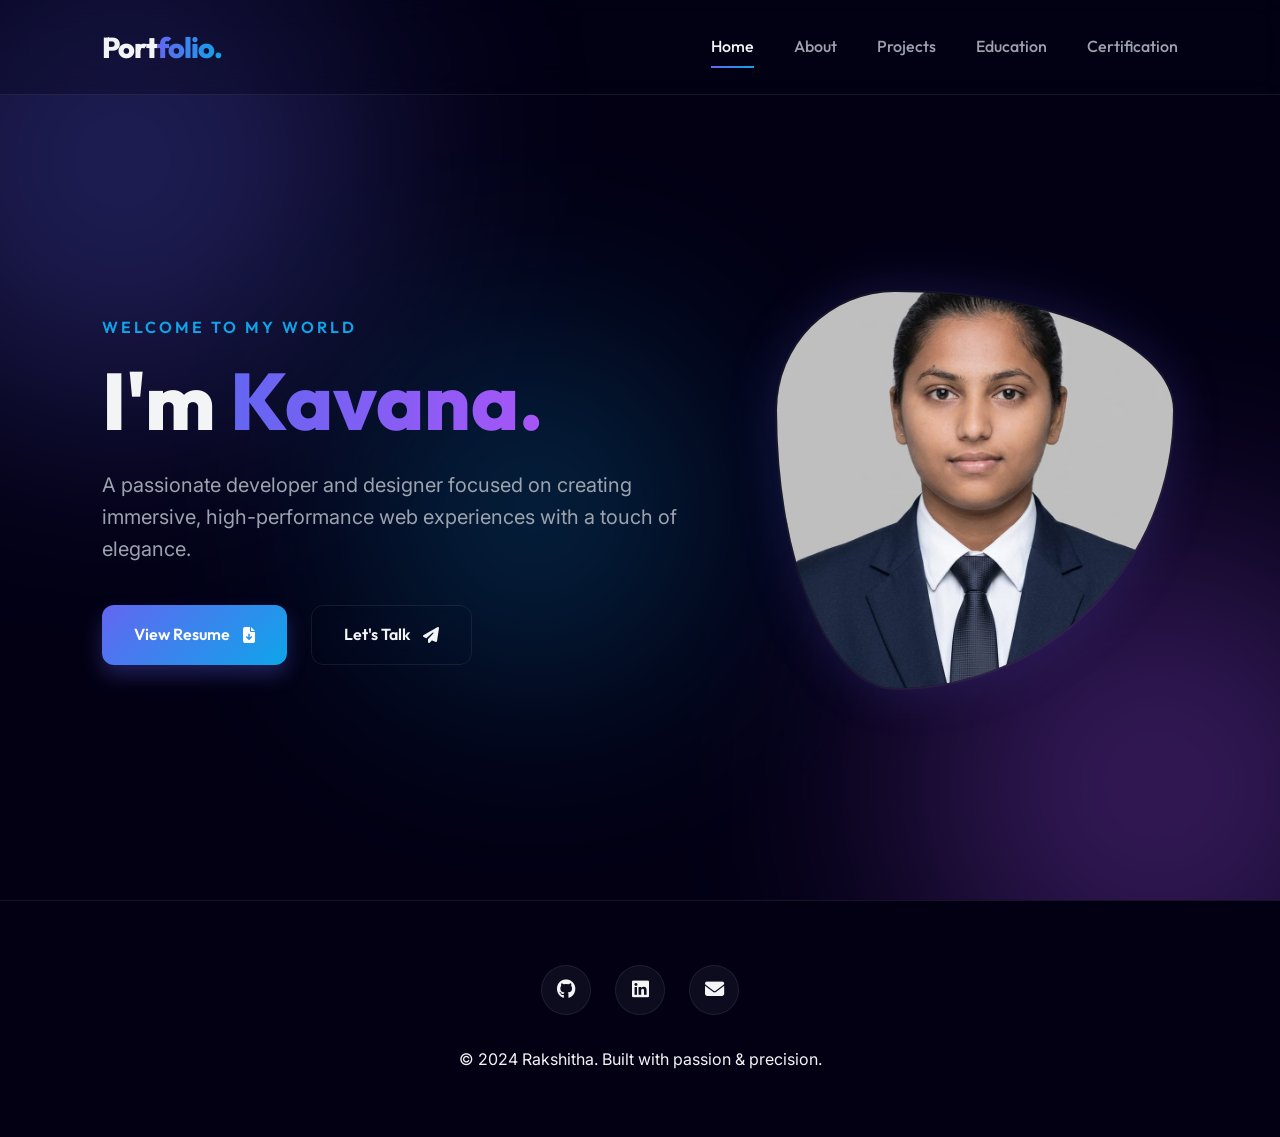
<file: index.html>
<!DOCTYPE html>
<html lang="en">

<head>
    <meta charset="UTF-8">
    <meta name="viewport" content="width=device-width, initial-scale=1.0">
    <title>Kavana| Professional Portfolio</title>
    <!-- Google Fonts -->
    <link
        href="https://fonts.googleapis.com/css2?family=Inter:wght@400;500;600&family=Outfit:wght@600;700;800&display=swap"
        rel="stylesheet">
    <!-- Font Awesome -->
    <link rel="stylesheet" href="https://cdnjs.cloudflare.com/ajax/libs/font-awesome/6.4.0/css/all.min.css">
    <!-- Custom CSS -->
    <link rel="stylesheet" href="css/style.css">
</head>

<body>

    <!-- Animated Background -->
    <div class="bg-blobs">
        <div class="blob blob-1"></div>
        <div class="blob blob-2"></div>
        <div class="blob blob-3"></div>
    </div>

    <!-- Header -->
    <header>
        <a href="index.html" class="logo">Port<span>folio.</span></a>
        <nav>
            <a href="index.html" class="active">Home</a>
            <a href="about.html">About</a>
            <a href="projects.html">Projects</a>
            <a href="education.html">Education</a>
            <a href="certification.html">Certification</a>
        </nav>
        <div class="hamburger">
            <i class="fas fa-bars"></i>
        </div>
    </header>

    <!-- Hero Section -->
    <section class="hero">
        <div class="hero-content reveal">
            <span class="hero-tagline">Welcome to my world</span>
            <h1 class="hero-title">I'm <span>Kavana.</span></h1>
            <p class="hero-desc">A passionate developer and designer focused on creating immersive, high-performance web
                experiences with a touch of elegance.</p>
            <div class="hero-btns">
                <a href="assets/docs/resume.pdf" target="_blank" class="btn btn-primary">
                    View Resume <i class="fas fa-file-download"></i>
                </a>
                <a href="contact.html" class="btn btn-outline">Let's Talk <i class="fas fa-paper-plane"></i></a>
            </div>
        </div>
        <div class="hero-image-container reveal" style="transition-delay: 0.2s;">
            <div class="hero-image-wrapper">
                <img src="assets/images/profile.jpg" alt="Rakshitha's Portrait">
            </div>
        </div>
    </section>

    <!-- Footer -->
    <footer>
        <div class="footer-socials">
            <a href="#" class="social-link"><i class="fab fa-github"></i></a>
            <a href="#" class="social-link"><i class="fab fa-linkedin"></i></a>
            <a href="mailto:rakshitha@example.com" class="social-link"><i class="fas fa-envelope"></i></a>
        </div>
        <p>&copy; 2024 Rakshitha. Built with passion & precision.</p>
    </footer>

    <!-- Custom JS -->
    <script src="js/main.js"></script>
</body>

</html>
</file>
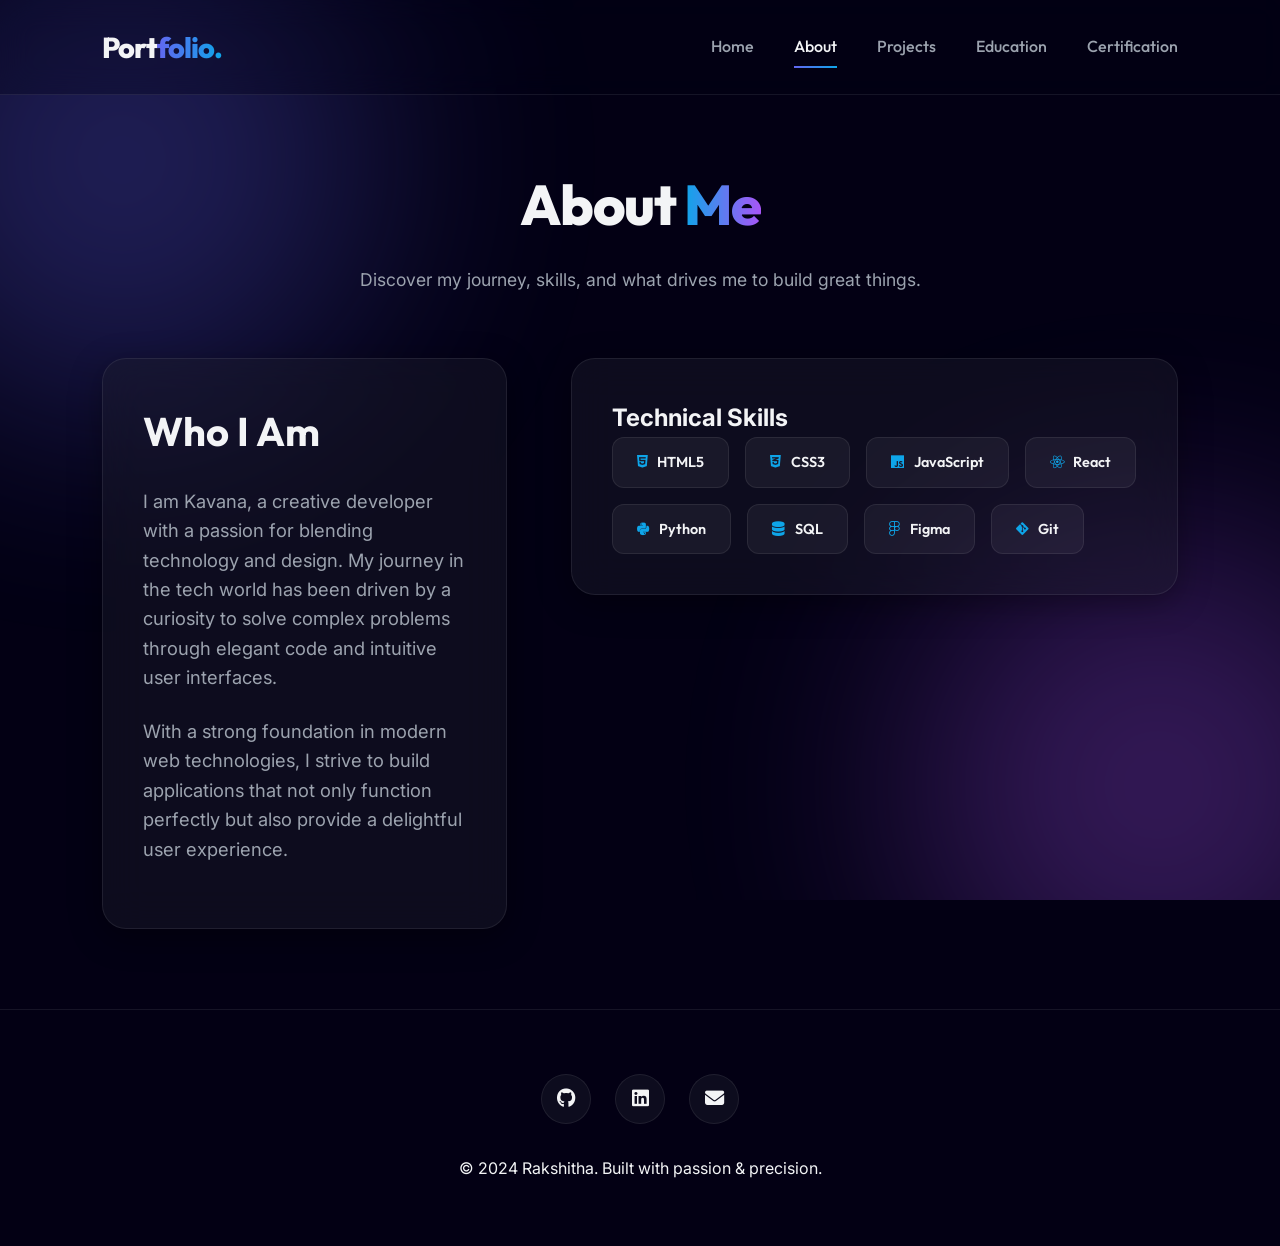
<file: about.html>
<!DOCTYPE html>
<html lang="en">

<head>
    <meta charset="UTF-8">
    <meta name="viewport" content="width=device-width, initial-scale=1.0">
    <title>About Me | Rakshitha</title>
    <link
        href="https://fonts.googleapis.com/css2?family=Inter:wght@400;500;600&family=Outfit:wght@600;700;800&display=swap"
        rel="stylesheet">
    <link rel="stylesheet" href="https://cdnjs.cloudflare.com/ajax/libs/font-awesome/6.4.0/css/all.min.css">
    <link rel="stylesheet" href="css/style.css">
</head>

<body>
    <div class="bg-blobs">
        <div class="blob blob-1"></div>
        <div class="blob blob-2"></div>
    </div>

    <header>
        <a href="index.html" class="logo">Port<span>folio.</span></a>
        <nav>
            <a href="index.html">Home</a>
            <a href="about.html" class="active">About</a>
            <a href="projects.html">Projects</a>
            <a href="education.html">Education</a>
            <a href="certification.html">Certification</a>
        </nav>
        <div class="hamburger">
            <i class="fas fa-bars"></i>
        </div>
    </header>

    <section class="about">
        <div class="section-header reveal">
            <h1 class="section-title">About <span>Me</span></h1>
            <p class="section-subtitle">Discover my journey, skills, and what drives me to build great things.</p>
        </div>

        <div class="about-grid">
            <div class="about-info reveal">
                <div class="glass-card">
                    <h2>Who I Am</h2>
                    <p>I am Kavana, a creative developer with a passion for blending technology and design. My journey
                        in the tech world has been driven by a curiosity to solve complex problems through elegant code
                        and intuitive user interfaces.</p>
                    <p>With a strong foundation in modern web technologies, I strive to build applications that not only
                        function perfectly but also provide a delightful user experience.</p>
                </div>
            </div>

            <div class="about-skills reveal" style="transition-delay: 0.2s;">
                <div class="glass-card">
                    <h2>Technical Skills</h2>
                    <div class="skills-grid">
                        <div class="skill-tag"><i class="fab fa-html5"></i> HTML5</div>
                        <div class="skill-tag"><i class="fab fa-css3-alt"></i> CSS3</div>
                        <div class="skill-tag"><i class="fab fa-js"></i> JavaScript</div>
                        <div class="skill-tag"><i class="fab fa-react"></i> React</div>
                        <div class="skill-tag"><i class="fab fa-python"></i> Python</div>
                        <div class="skill-tag"><i class="fas fa-database"></i> SQL</div>
                        <div class="skill-tag"><i class="fab fa-figma"></i> Figma</div>
                        <div class="skill-tag"><i class="fab fa-git-alt"></i> Git</div>
                    </div>
                </div>
            </div>
        </div>
    </section>

    <footer>
        <div class="footer-socials">
            <a href="#" class="social-link"><i class="fab fa-github"></i></a>
            <a href="#" class="social-link"><i class="fab fa-linkedin"></i></a>
            <a href="mailto:rakshitha@example.com" class="social-link"><i class="fas fa-envelope"></i></a>
        </div>
        <p>&copy; 2024 Rakshitha. Built with passion & precision.</p>
    </footer>

    <script src="js/main.js"></script>
</body>

</html>
</file>
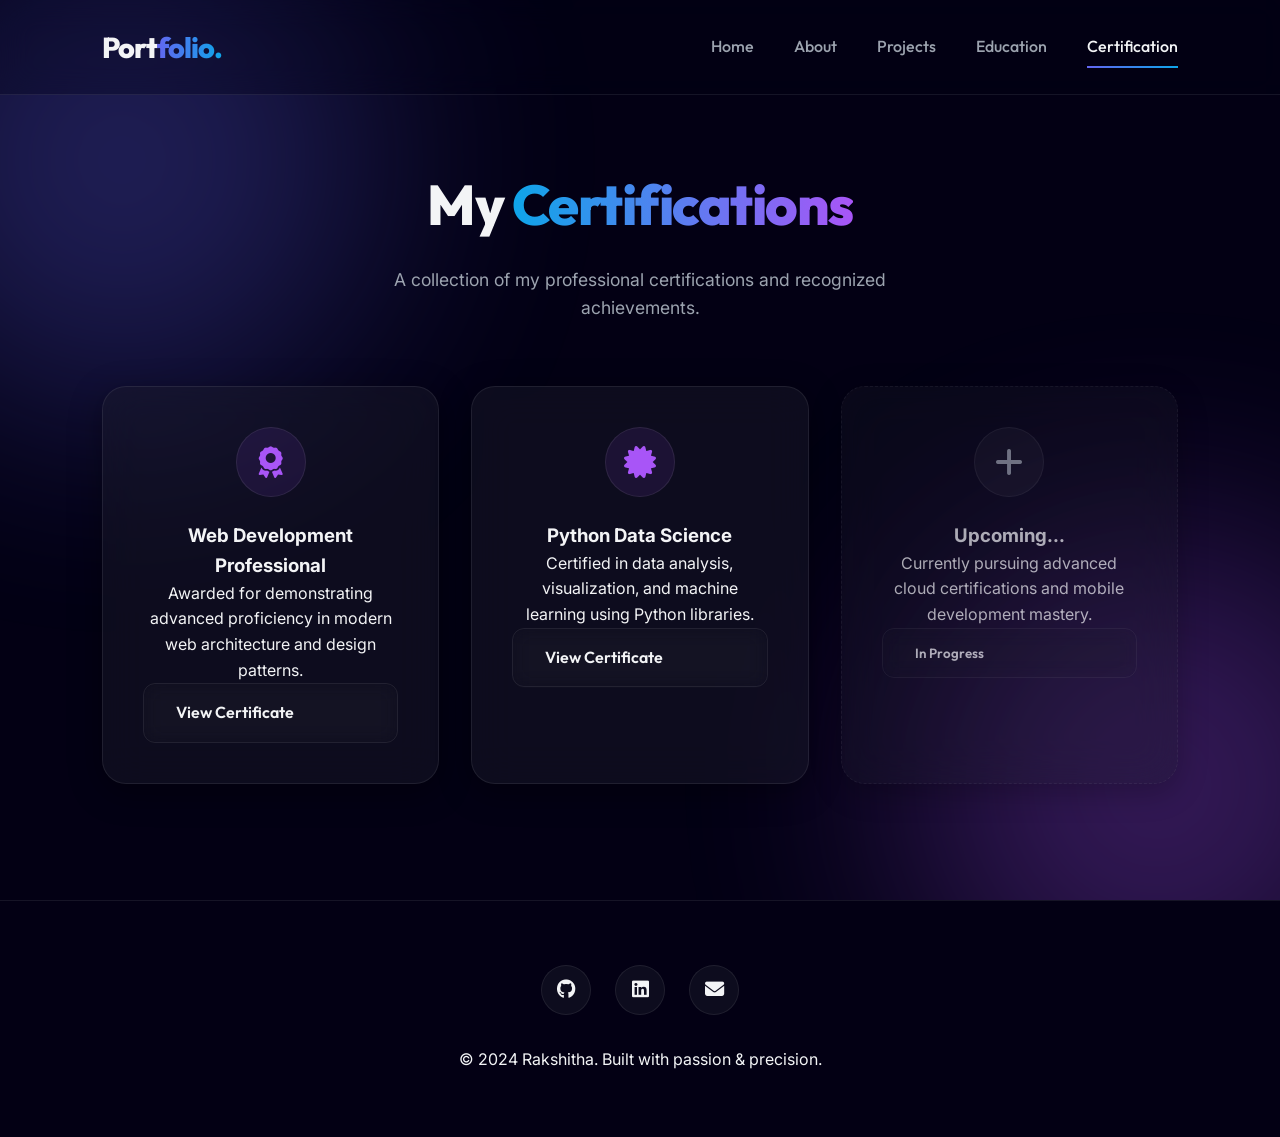
<file: certification.html>
<!DOCTYPE html>
<html lang="en">
<head>
    <meta charset="UTF-8">
    <meta name="viewport" content="width=device-width, initial-scale=1.0">
    <title>Certifications | Rakshitha</title>
    <link href="https://fonts.googleapis.com/css2?family=Inter:wght@400;500;600&family=Outfit:wght@600;700;800&display=swap" rel="stylesheet">
    <link rel="stylesheet" href="https://cdnjs.cloudflare.com/ajax/libs/font-awesome/6.4.0/css/all.min.css">
    <link rel="stylesheet" href="css/style.css">
</head>
<body>
    <div class="bg-blobs">
        <div class="blob blob-1"></div>
        <div class="blob blob-2"></div>
    </div>

    <header>
        <a href="index.html" class="logo">Port<span>folio.</span></a>
        <nav>
            <a href="index.html">Home</a>
            <a href="about.html">About</a>
            <a href="projects.html">Projects</a>
            <a href="education.html">Education</a>
            <a href="certification.html" class="active">Certification</a>
        </nav>
        <div class="hamburger">
            <i class="fas fa-bars"></i>
        </div>
    </header>

    <section class="certification">
        <div class="section-header reveal">
            <h1 class="section-title">My <span>Certifications</span></h1>
            <p class="section-subtitle">A collection of my professional certifications and recognized achievements.</p>
        </div>

        <div class="cert-grid">
            <!-- Cert 1 -->
            <div class="glass-card cert-card reveal">
                <div class="cert-icon">
                    <i class="fas fa-award"></i>
                </div>
                <h3>Web Development Professional</h3>
                <p>Awarded for demonstrating advanced proficiency in modern web architecture and design patterns.</p>
                <a href="assets/docs/cert1.pdf" target="_blank" class="btn btn-outline" style="width: 100%;">View Certificate</a>
            </div>

            <!-- Cert 2 -->
            <div class="glass-card cert-card reveal" style="transition-delay: 0.1s;">
                <div class="cert-icon">
                    <i class="fas fa-certificate"></i>
                </div>
                <h3>Python Data Science</h3>
                <p>Certified in data analysis, visualization, and machine learning using Python libraries.</p>
                <a href="assets/docs/cert2.pdf" target="_blank" class="btn btn-outline" style="width: 100%;">View Certificate</a>
            </div>

            <!-- More to come -->
            <div class="glass-card cert-card reveal" style="transition-delay: 0.2s; border-style: dashed; opacity: 0.7;">
                <div class="cert-icon" style="background: rgba(255,255,255,0.05); color: var(--text-muted);">
                    <i class="fas fa-plus"></i>
                </div>
                <h3>Upcoming...</h3>
                <p>Currently pursuing advanced cloud certifications and mobile development mastery.</p>
                <button class="btn btn-outline" disabled style="width: 100%; cursor: default;">In Progress</button>
            </div>
        </div>
    </section>

    <footer>
        <div class="footer-socials">
            <a href="#" class="social-link"><i class="fab fa-github"></i></a>
            <a href="#" class="social-link"><i class="fab fa-linkedin"></i></a>
            <a href="mailto:rakshitha@example.com" class="social-link"><i class="fas fa-envelope"></i></a>
        </div>
        <p>&copy; 2024 Rakshitha. Built with passion & precision.</p>
    </footer>

    <script src="js/main.js"></script>
</body>
</html>
</file>
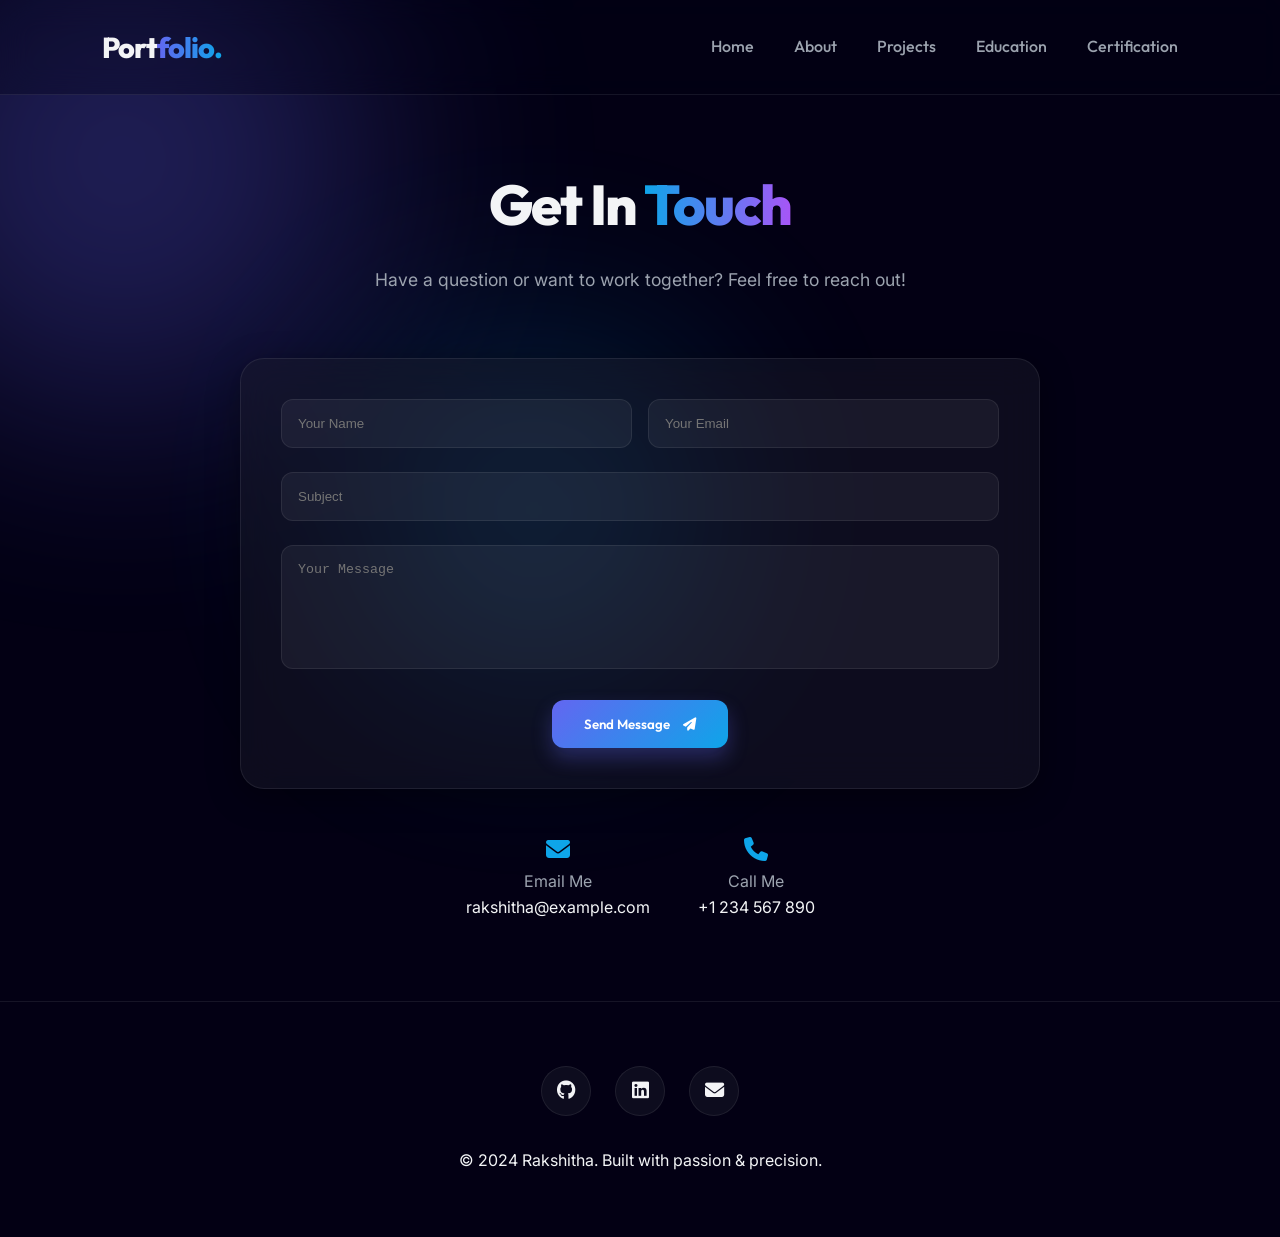
<file: contact.html>
<!DOCTYPE html>
<html lang="en">
<head>
    <meta charset="UTF-8">
    <meta name="viewport" content="width=device-width, initial-scale=1.0">
    <title>Contact Me | Rakshitha</title>
    <link href="https://fonts.googleapis.com/css2?family=Inter:wght@400;500;600&family=Outfit:wght@600;700;800&display=swap" rel="stylesheet">
    <link rel="stylesheet" href="https://cdnjs.cloudflare.com/ajax/libs/font-awesome/6.4.0/css/all.min.css">
    <link rel="stylesheet" href="css/style.css">
</head>
<body>
    <div class="bg-blobs">
        <div class="blob blob-1"></div>
        <div class="blob blob-3"></div>
    </div>

    <header>
        <a href="index.html" class="logo">Port<span>folio.</span></a>
        <nav>
            <a href="index.html">Home</a>
            <a href="about.html">About</a>
            <a href="projects.html">Projects</a>
            <a href="education.html">Education</a>
            <a href="certification.html">Certification</a>
        </nav>
        <div class="hamburger">
            <i class="fas fa-bars"></i>
        </div>
    </header>

    <section class="contact">
        <div class="section-header reveal">
            <h1 class="section-title">Get In <span>Touch</span></h1>
            <p class="section-subtitle">Have a question or want to work together? Feel free to reach out!</p>
        </div>

        <div style="max-width: 800px; margin: 0 auto;">
            <div class="glass-card reveal">
                <form action="#" class="contact-form" style="display: flex; flex-direction: column; gap: 1.5rem;">
                    <div style="display: grid; grid-template-columns: 1fr 1fr; gap: 1rem;">
                        <div class="input-group">
                            <input type="text" placeholder="Your Name" required style="width: 100%; padding: 1rem; background: rgba(255,255,255,0.05); border: 1px solid var(--glass-border); border-radius: 12px; color: white;">
                        </div>
                        <div class="input-group">
                            <input type="email" placeholder="Your Email" required style="width: 100%; padding: 1rem; background: rgba(255,255,255,0.05); border: 1px solid var(--glass-border); border-radius: 12px; color: white;">
                        </div>
                    </div>
                    <div class="input-group">
                        <input type="text" placeholder="Subject" style="width: 100%; padding: 1rem; background: rgba(255,255,255,0.05); border: 1px solid var(--glass-border); border-radius: 12px; color: white;">
                    </div>
                    <div class="input-group">
                        <textarea rows="6" placeholder="Your Message" required style="width: 100%; padding: 1rem; background: rgba(255,255,255,0.05); border: 1px solid var(--glass-border); border-radius: 12px; color: white; resize: none;"></textarea>
                    </div>
                    <button type="submit" class="btn btn-primary" style="width: fit-content; align-self: center;">Send Message <i class="fas fa-paper-plane"></i></button>
                </form>
            </div>
            
            <div class="reveal" style="margin-top: 3rem; display: flex; justify-content: center; gap: 3rem; flex-wrap: wrap;">
                <div style="text-align: center;">
                    <i class="fas fa-envelope" style="font-size: 1.5rem; color: var(--accent-secondary); margin-bottom: 0.5rem;"></i>
                    <p style="color: var(--text-muted);">Email Me</p>
                    <a href="mailto:rakshitha@example.com" style="color: var(--text-main); text-decoration: none;">rakshitha@example.com</a>
                </div>
                <div style="text-align: center;">
                    <i class="fas fa-phone" style="font-size: 1.5rem; color: var(--accent-secondary); margin-bottom: 0.5rem;"></i>
                    <p style="color: var(--text-muted);">Call Me</p>
                    <a href="tel:+1234567890" style="color: var(--text-main); text-decoration: none;">+1 234 567 890</a>
                </div>
            </div>
        </div>
    </section>

    <footer>
        <div class="footer-socials">
            <a href="#" class="social-link"><i class="fab fa-github"></i></a>
            <a href="#" class="social-link"><i class="fab fa-linkedin"></i></a>
            <a href="mailto:rakshitha@example.com" class="social-link"><i class="fas fa-envelope"></i></a>
        </div>
        <p>&copy; 2024 Rakshitha. Built with passion & precision.</p>
    </footer>

    <script src="js/main.js"></script>
</body>
</html>
</file>
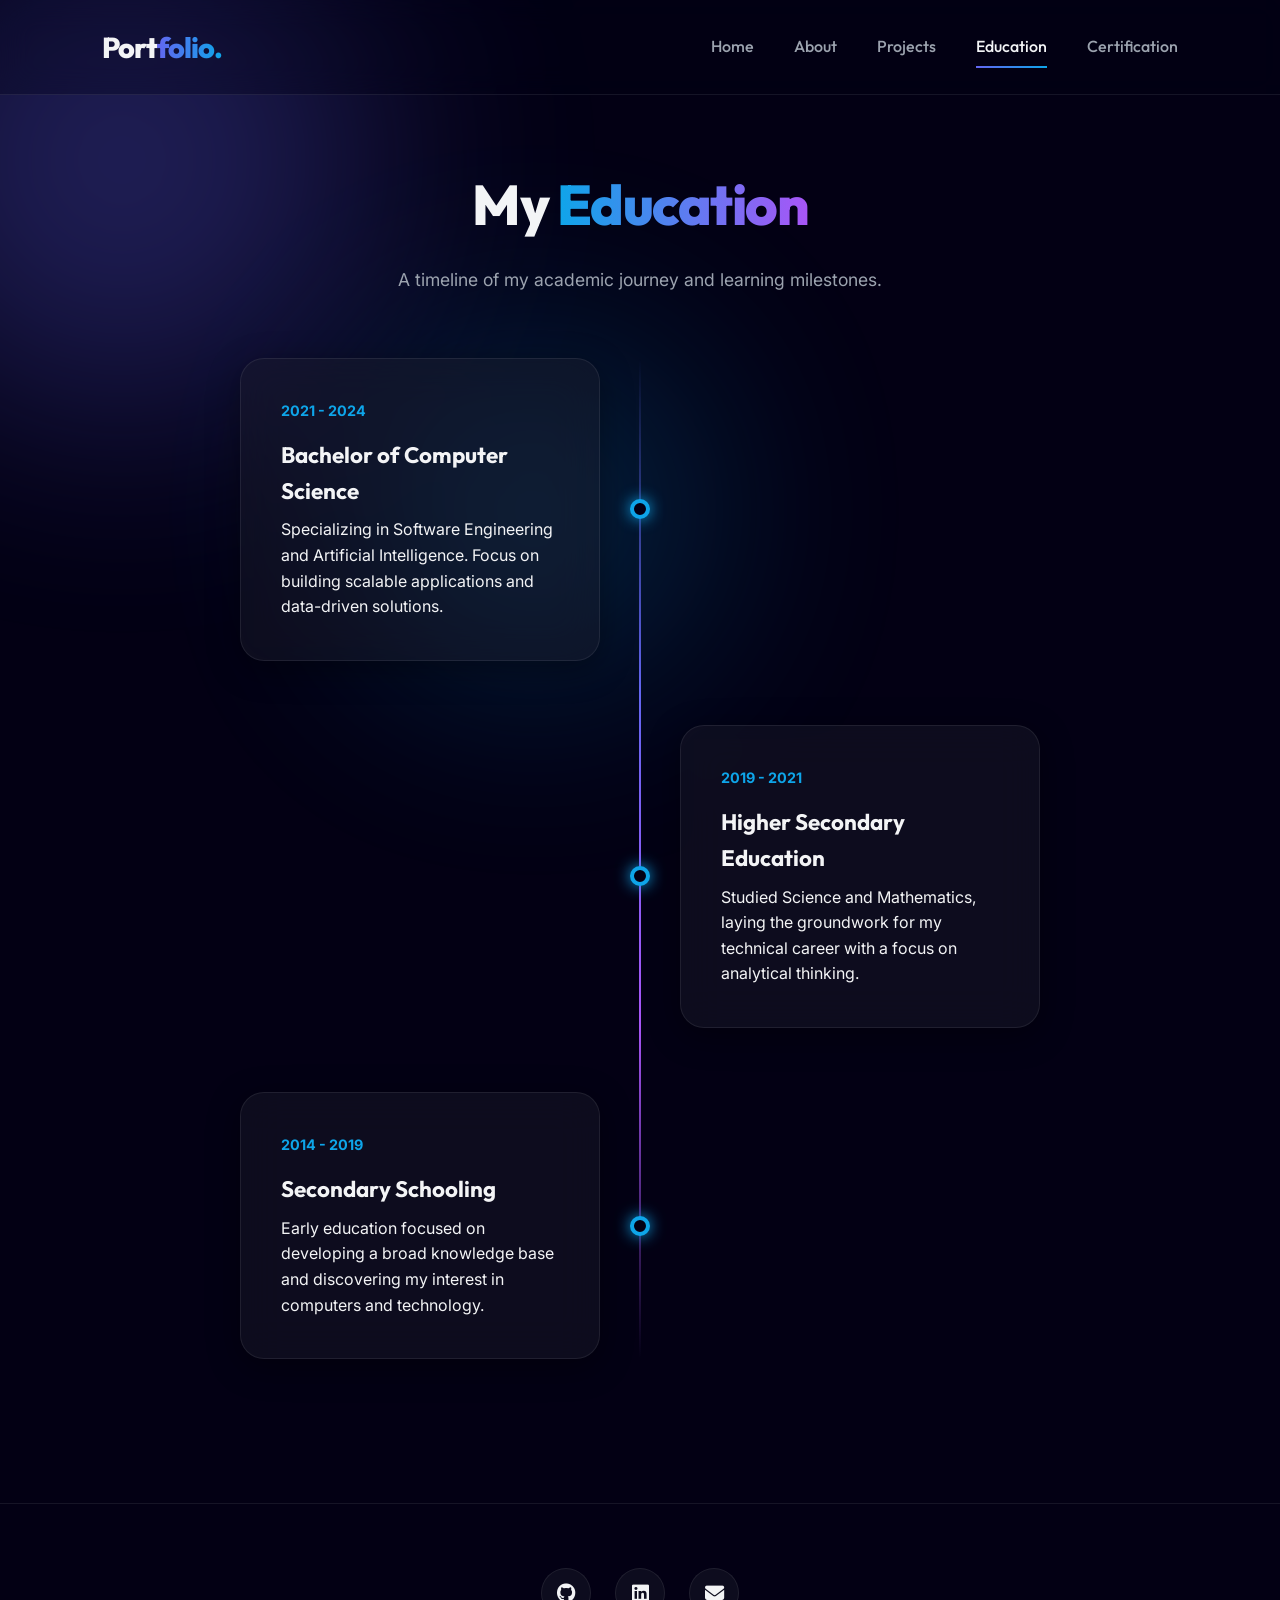
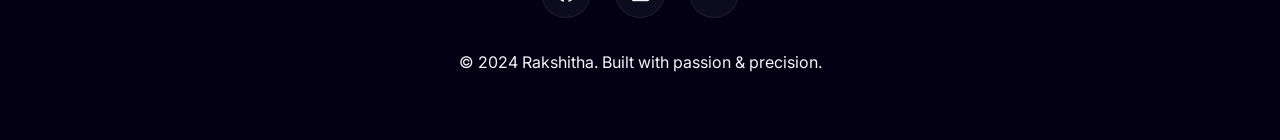
<file: education.html>
<!DOCTYPE html>
<html lang="en">
<head>
    <meta charset="UTF-8">
    <meta name="viewport" content="width=device-width, initial-scale=1.0">
    <title>Education | Rakshitha</title>
    <link href="https://fonts.googleapis.com/css2?family=Inter:wght@400;500;600&family=Outfit:wght@600;700;800&display=swap" rel="stylesheet">
    <link rel="stylesheet" href="https://cdnjs.cloudflare.com/ajax/libs/font-awesome/6.4.0/css/all.min.css">
    <link rel="stylesheet" href="css/style.css">
</head>
<body>
    <div class="bg-blobs">
        <div class="blob blob-1"></div>
        <div class="blob blob-3"></div>
    </div>

    <header>
        <a href="index.html" class="logo">Port<span>folio.</span></a>
        <nav>
            <a href="index.html">Home</a>
            <a href="about.html">About</a>
            <a href="projects.html">Projects</a>
            <a href="education.html" class="active">Education</a>
            <a href="certification.html">Certification</a>
        </nav>
        <div class="hamburger">
            <i class="fas fa-bars"></i>
        </div>
    </header>

    <section class="education">
        <div class="section-header reveal">
            <h1 class="section-title">My <span>Education</span></h1>
            <p class="section-subtitle">A timeline of my academic journey and learning milestones.</p>
        </div>

        <div class="timeline">
            <!-- Education Item 1 -->
            <div class="timeline-item reveal">
                <div class="timeline-dot"></div>
                <div class="timeline-content">
                    <div class="glass-card">
                        <span class="timeline-date">2021 - 2024</span>
                        <h3>Bachelor of Computer Science</h3>
                        <p>Specializing in Software Engineering and Artificial Intelligence. Focus on building scalable applications and data-driven solutions.</p>
                    </div>
                </div>
            </div>

            <!-- Education Item 2 -->
            <div class="timeline-item reveal">
                <div class="timeline-dot"></div>
                <div class="timeline-content">
                    <div class="glass-card">
                        <span class="timeline-date">2019 - 2021</span>
                        <h3>Higher Secondary Education</h3>
                        <p>Studied Science and Mathematics, laying the groundwork for my technical career with a focus on analytical thinking.</p>
                    </div>
                </div>
            </div>

            <!-- Education Item 3 -->
            <div class="timeline-item reveal">
                <div class="timeline-dot"></div>
                <div class="timeline-content">
                    <div class="glass-card">
                        <span class="timeline-date">2014 - 2019</span>
                        <h3>Secondary Schooling</h3>
                        <p>Early education focused on developing a broad knowledge base and discovering my interest in computers and technology.</p>
                    </div>
                </div>
            </div>
        </div>
    </section>

    <footer>
        <div class="footer-socials">
            <a href="#" class="social-link"><i class="fab fa-github"></i></a>
            <a href="#" class="social-link"><i class="fab fa-linkedin"></i></a>
            <a href="mailto:rakshitha@example.com" class="social-link"><i class="fas fa-envelope"></i></a>
        </div>
        <p>&copy; 2024 Rakshitha. Built with passion & precision.</p>
    </footer>

    <script src="js/main.js"></script>
</body>
</html>
</file>
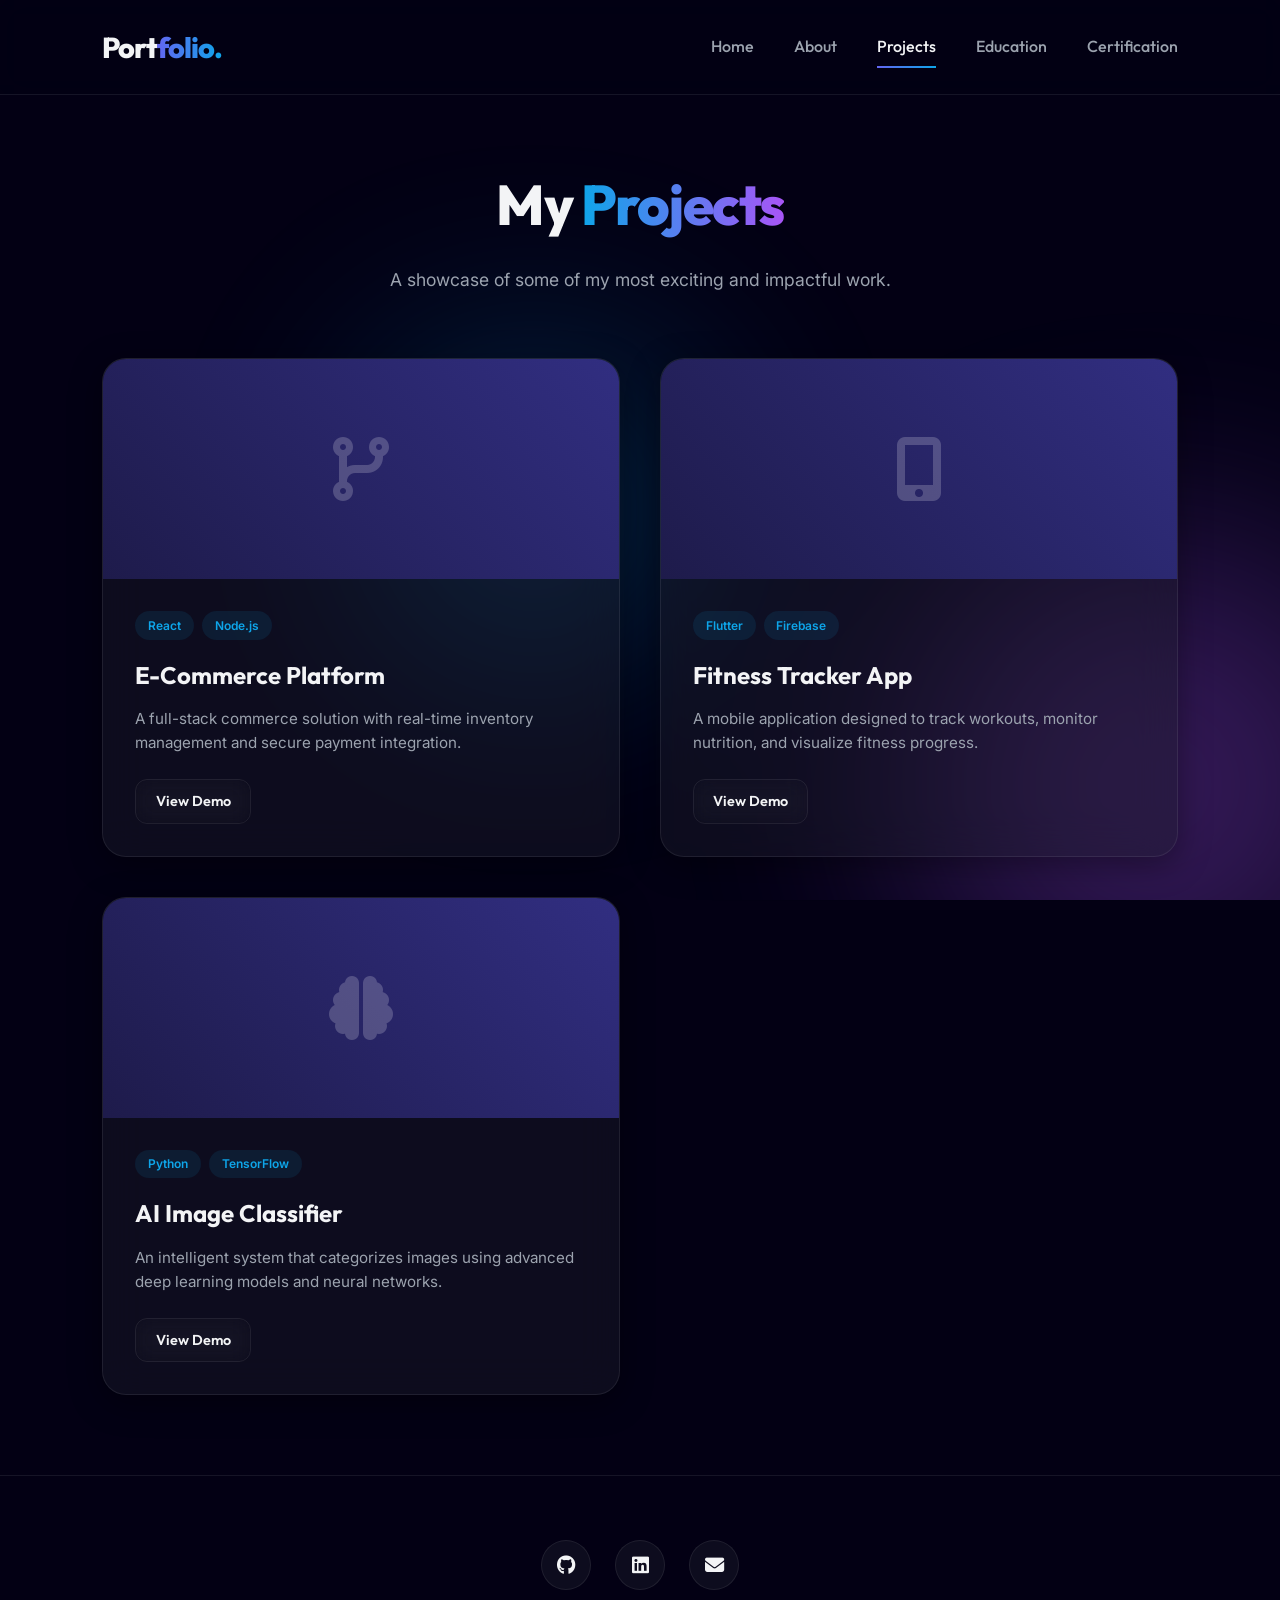
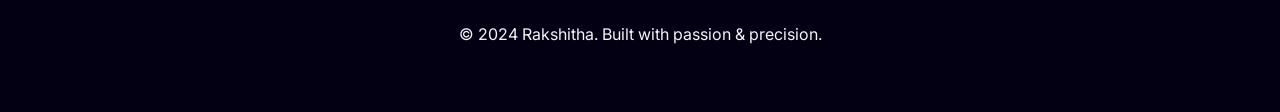
<file: projects.html>
<!DOCTYPE html>
<html lang="en">
<head>
    <meta charset="UTF-8">
    <meta name="viewport" content="width=device-width, initial-scale=1.0">
    <title>Projects | Rakshitha</title>
    <link href="https://fonts.googleapis.com/css2?family=Inter:wght@400;500;600&family=Outfit:wght@600;700;800&display=swap" rel="stylesheet">
    <link rel="stylesheet" href="https://cdnjs.cloudflare.com/ajax/libs/font-awesome/6.4.0/css/all.min.css">
    <link rel="stylesheet" href="css/style.css">
</head>
<body>
    <div class="bg-blobs">
        <div class="blob blob-2"></div>
        <div class="blob blob-3"></div>
    </div>

    <header>
        <a href="index.html" class="logo">Port<span>folio.</span></a>
        <nav>
            <a href="index.html">Home</a>
            <a href="about.html">About</a>
            <a href="projects.html" class="active">Projects</a>
            <a href="education.html">Education</a>
            <a href="certification.html">Certification</a>
        </nav>
        <div class="hamburger">
            <i class="fas fa-bars"></i>
        </div>
    </header>

    <section class="projects">
        <div class="section-header reveal">
            <h1 class="section-title">My <span>Projects</span></h1>
            <p class="section-subtitle">A showcase of some of my most exciting and impactful work.</p>
        </div>

        <div class="projects-container">
            <!-- Project 1 -->
            <div class="glass-card project-card reveal">
                <div class="project-img">
                    <i class="fas fa-code-branch"></i>
                </div>
                <div class="project-body">
                    <div class="project-tags">
                        <span>React</span>
                        <span>Node.js</span>
                    </div>
                    <h3>E-Commerce Platform</h3>
                    <p>A full-stack commerce solution with real-time inventory management and secure payment integration.</p>
                    <a href="#" class="btn btn-outline" style="padding: 0.6rem 1.2rem; font-size: 0.9rem;">View Demo</a>
                </div>
            </div>

            <!-- Project 2 -->
            <div class="glass-card project-card reveal" style="transition-delay: 0.1s;">
                <div class="project-img">
                    <i class="fas fa-mobile-alt"></i>
                </div>
                <div class="project-body">
                    <div class="project-tags">
                        <span>Flutter</span>
                        <span>Firebase</span>
                    </div>
                    <h3>Fitness Tracker App</h3>
                    <p>A mobile application designed to track workouts, monitor nutrition, and visualize fitness progress.</p>
                    <a href="#" class="btn btn-outline" style="padding: 0.6rem 1.2rem; font-size: 0.9rem;">View Demo</a>
                </div>
            </div>

            <!-- Project 3 -->
            <div class="glass-card project-card reveal" style="transition-delay: 0.2s;">
                <div class="project-img">
                    <i class="fas fa-brain"></i>
                </div>
                <div class="project-body">
                    <div class="project-tags">
                        <span>Python</span>
                        <span>TensorFlow</span>
                    </div>
                    <h3>AI Image Classifier</h3>
                    <p>An intelligent system that categorizes images using advanced deep learning models and neural networks.</p>
                    <a href="#" class="btn btn-outline" style="padding: 0.6rem 1.2rem; font-size: 0.9rem;">View Demo</a>
                </div>
            </div>
        </div>
    </section>

    <footer>
        <div class="footer-socials">
            <a href="#" class="social-link"><i class="fab fa-github"></i></a>
            <a href="#" class="social-link"><i class="fab fa-linkedin"></i></a>
            <a href="mailto:rakshitha@example.com" class="social-link"><i class="fas fa-envelope"></i></a>
        </div>
        <p>&copy; 2024 Rakshitha. Built with passion & precision.</p>
    </footer>

    <script src="js/main.js"></script>
</body>
</html>
</file>
<file: css/style.css>
:root {
  /* Premium Dark Theme - Midnight & Indigo */
  --bg-dark: #030014;
  --bg-card: rgba(30, 30, 45, 0.4);
  --bg-hover: rgba(50, 50, 75, 0.5);
  
  --text-main: #f3f4f6;
  --text-muted: #9ca3af;
  
  --accent-primary: #6366f1; /* Indigo */
  --accent-secondary: #0ea5e9; /* Sky Blue */
  --accent-tertiary: #a855f7; /* Purple */
  
  --glass-border: rgba(255, 255, 255, 0.08);
  --glass-shadow: 0 8px 32px 0 rgba(0, 0, 0, 0.37);
  
  --font-heading: 'Outfit', sans-serif;
  --font-body: 'Inter', sans-serif;
  
  --transition-fast: 0.3s cubic-bezier(0.4, 0, 0.2, 1);
  --transition-slow: 0.6s cubic-bezier(0.4, 0, 0.2, 1);
}

* {
  margin: 0;
  padding: 0;
  box-sizing: border-box;
}

body {
  background-color: var(--bg-dark);
  color: var(--text-main);
  font-family: var(--font-body);
  line-height: 1.6;
  overflow-x: hidden;
  min-height: 100vh;
}

/* --- Animated Background --- */
.bg-blobs {
  position: fixed;
  top: 0;
  left: 0;
  width: 100%;
  height: 100%;
  z-index: -1;
  overflow: hidden;
  pointer-events: none;
}

.blob {
  position: absolute;
  width: 500px;
  height: 500px;
  background: var(--accent-primary);
  filter: blur(120px);
  border-radius: 50%;
  opacity: 0.3;
  animation: blob-float 25s infinite alternate;
}

.blob-1 {
  top: -10%;
  left: -10%;
  background: var(--accent-primary);
}

.blob-2 {
  bottom: -15%;
  right: -10%;
  background: var(--accent-tertiary);
  animation-delay: -5s;
}

.blob-3 {
  top: 40%;
  left: 30%;
  background: var(--accent-secondary);
  width: 300px;
  height: 300px;
  animation-duration: 20s;
}

@keyframes blob-float {
  0% { transform: translate(0, 0) scale(1); }
  50% { transform: translate(100px, 50px) scale(1.1); }
  100% { transform: translate(-50px, 150px) scale(0.9); }
}

/* --- Navigation --- */
header {
  position: fixed;
  top: 0;
  width: 100%;
  padding: 1.5rem 8%;
  display: flex;
  justify-content: space-between;
  align-items: center;
  z-index: 1000;
  background: rgba(3, 0, 20, 0.3);
  backdrop-filter: blur(15px);
  border-bottom: 1px solid var(--glass-border);
}

.logo {
  font-family: var(--font-heading);
  font-size: 1.8rem;
  font-weight: 800;
  text-decoration: none;
  color: var(--text-main);
  letter-spacing: -1px;
}

.logo span {
  background: linear-gradient(to right, var(--accent-primary), var(--accent-secondary));
  -webkit-background-clip: text;
  -webkit-text-fill-color: transparent;
}

nav {
  display: flex;
  gap: 2.5rem;
}

nav a {
  text-decoration: none;
  color: var(--text-muted);
  font-family: var(--font-heading);
  font-weight: 500;
  font-size: 1rem;
  transition: var(--transition-fast);
  position: relative;
  padding: 0.5rem 0;
}

nav a:hover, nav a.active {
  color: var(--text-main);
}

nav a::after {
  content: '';
  position: absolute;
  bottom: 0;
  left: 0;
  width: 0;
  height: 2px;
  background: linear-gradient(to right, var(--accent-primary), var(--accent-secondary));
  transition: var(--transition-fast);
}

nav a:hover::after, nav a.active::after {
  width: 100%;
}

/* --- Mobile Menu --- */
.hamburger {
  display: none;
  cursor: pointer;
  font-size: 1.5rem;
}

/* --- Sections --- */
section {
  padding: 10rem 8% 5rem;
  min-height: 100vh;
}

.section-header {
  margin-bottom: 4rem;
  text-align: center;
}

.section-title {
  font-family: var(--font-heading);
  font-size: 3.5rem;
  font-weight: 800;
  letter-spacing: -1.5px;
  margin-bottom: 1rem;
}

.section-title span {
  background: linear-gradient(to right, var(--accent-secondary), var(--accent-tertiary));
  -webkit-background-clip: text;
  -webkit-text-fill-color: transparent;
}

.section-subtitle {
  color: var(--text-muted);
  font-size: 1.1rem;
  max-width: 600px;
  margin: 0 auto;
}

/* --- Hero Section --- */
.hero {
  display: flex;
  align-items: center;
  justify-content: space-between;
  gap: 4rem;
}

.hero-content {
  flex: 1.2;
}

.hero-tagline {
  color: var(--accent-secondary);
  font-family: var(--font-heading);
  font-weight: 600;
  text-transform: uppercase;
  letter-spacing: 3px;
  font-size: 1rem;
  margin-bottom: 1rem;
  display: block;
}

.hero-title {
  font-family: var(--font-heading);
  font-size: 5rem;
  font-weight: 800;
  line-height: 1.1;
  margin-bottom: 1.5rem;
}

.hero-title span {
  background: linear-gradient(to right, var(--accent-primary), var(--accent-tertiary));
  -webkit-background-clip: text;
  -webkit-text-fill-color: transparent;
}

.hero-desc {
  color: var(--text-muted);
  font-size: 1.25rem;
  margin-bottom: 2.5rem;
  max-width: 600px;
}

.hero-btns {
  display: flex;
  gap: 1.5rem;
}

.btn {
  padding: 1rem 2rem;
  border-radius: 12px;
  font-family: var(--font-heading);
  font-weight: 600;
  text-decoration: none;
  transition: var(--transition-fast);
  display: inline-flex;
  align-items: center;
  gap: 0.8rem;
  cursor: pointer;
}

.btn-primary {
  background: linear-gradient(135deg, var(--accent-primary), var(--accent-secondary));
  color: white;
  border: none;
  box-shadow: 0 10px 20px rgba(99, 102, 241, 0.3);
}

.btn-primary:hover {
  transform: translateY(-5px);
  box-shadow: 0 15px 30px rgba(99, 102, 241, 0.4);
}

.btn-outline {
  background: transparent;
  color: var(--text-main);
  border: 1px solid var(--glass-border);
  backdrop-filter: blur(10px);
}

.btn-outline:hover {
  background: rgba(255, 255, 255, 0.05);
  border-color: var(--accent-secondary);
  transform: translateY(-5px);
}

.hero-image-container {
  flex: 0.8;
  display: flex;
  justify-content: center;
  position: relative;
}

.hero-image-wrapper {
  width: 400px;
  height: 400px;
  border-radius: 30% 70% 70% 30% / 30% 30% 70% 70%;
  overflow: hidden;
  border: 2px solid var(--glass-border);
  box-shadow: 0 0 50px rgba(99, 102, 241, 0.2);
  animation: morphing 10s ease-in-out infinite alternate;
}

.hero-image-wrapper img {
  width: 100%;
  height: 100%;
  object-fit: cover;
  transition: var(--transition-slow);
}

.hero-image-wrapper:hover img {
  transform: scale(1.1);
}

@keyframes morphing {
  0% { border-radius: 30% 70% 70% 30% / 30% 30% 70% 70%; }
  25% { border-radius: 58% 42% 75% 25% / 76% 46% 54% 24%; }
  50% { border-radius: 50% 50% 33% 67% / 55% 27% 73% 45%; }
  75% { border-radius: 33% 67% 58% 42% / 63% 68% 32% 37%; }
  100% { border-radius: 30% 70% 70% 30% / 30% 30% 70% 70%; }
}

/* --- Glass Card --- */
.glass-card {
  background: var(--bg-card);
  backdrop-filter: blur(20px);
  border: 1px solid var(--glass-border);
  border-radius: 24px;
  padding: 2.5rem;
  box-shadow: var(--glass-shadow);
  transition: var(--transition-fast);
}

.glass-card:hover {
  background: var(--bg-hover);
  border-color: rgba(255, 255, 255, 0.15);
  transform: translateY(-10px);
}

/* --- About Section --- */
.about-grid {
  display: grid;
  grid-template-columns: 1fr 1.5fr;
  gap: 4rem;
  align-items: start;
}

.about-info h2 {
  font-family: var(--font-heading);
  font-size: 2.5rem;
  margin-bottom: 1.5rem;
}

.about-info p {
  color: var(--text-muted);
  font-size: 1.15rem;
  margin-bottom: 1.5rem;
}

.skills-grid {
  display: flex;
  flex-wrap: wrap;
  gap: 1rem;
}

.skill-tag {
  background: rgba(255, 255, 255, 0.05);
  padding: 0.8rem 1.5rem;
  border-radius: 12px;
  font-family: var(--font-heading);
  font-weight: 600;
  font-size: 0.9rem;
  border: 1px solid var(--glass-border);
  transition: var(--transition-fast);
  display: flex;
  align-items: center;
  gap: 0.6rem;
}

.skill-tag i {
  color: var(--accent-secondary);
}

.skill-tag:hover {
  background: var(--accent-primary);
  border-color: transparent;
  color: white;
}

/* --- Projects Section --- */
.projects-container {
  display: grid;
  grid-template-columns: repeat(auto-fit, minmax(350px, 1fr));
  gap: 2.5rem;
}

.project-card {
  overflow: hidden;
  padding: 0;
  display: flex;
  flex-direction: column;
}

.project-img {
  width: 100%;
  height: 220px;
  background: linear-gradient(45deg, #1e1b4b, #312e81);
  display: flex;
  align-items: center;
  justify-content: center;
  position: relative;
}

.project-img i {
  font-size: 4rem;
  color: rgba(255, 255, 255, 0.2);
}

.project-body {
  padding: 2rem;
}

.project-tags {
  display: flex;
  gap: 0.5rem;
  margin-bottom: 1rem;
}

.project-tags span {
  font-size: 0.75rem;
  color: var(--accent-secondary);
  background: rgba(14, 165, 233, 0.1);
  padding: 0.3rem 0.8rem;
  border-radius: 20px;
  font-weight: 600;
}

.project-body h3 {
  font-family: var(--font-heading);
  font-size: 1.5rem;
  margin-bottom: 0.8rem;
}

.project-body p {
  color: var(--text-muted);
  font-size: 0.95rem;
  margin-bottom: 1.5rem;
}

/* --- Education Timeline --- */
.timeline {
  max-width: 800px;
  margin: 0 auto;
  position: relative;
}

.timeline::before {
  content: '';
  position: absolute;
  left: 50%;
  transform: translateX(-50%);
  width: 2px;
  height: 100%;
  background: linear-gradient(to bottom, transparent, var(--accent-primary), var(--accent-tertiary), transparent);
}

.timeline-item {
  width: 100%;
  margin-bottom: 4rem;
  display: flex;
  justify-content: space-between;
  align-items: center;
  position: relative;
}

.timeline-item:nth-child(even) {
  flex-direction: row-reverse;
}

.timeline-dot {
  position: absolute;
  left: 50%;
  transform: translateX(-50%);
  width: 20px;
  height: 20px;
  background: var(--bg-dark);
  border: 4px solid var(--accent-secondary);
  border-radius: 50%;
  box-shadow: 0 0 15px var(--accent-secondary);
  z-index: 10;
}

.timeline-content {
  width: 45%;
}

.timeline-content h3 {
  font-family: var(--font-heading);
  font-size: 1.4rem;
  margin-bottom: 0.5rem;
}

.timeline-date {
  color: var(--accent-secondary);
  font-weight: 700;
  font-size: 0.9rem;
  margin-bottom: 1rem;
  display: block;
}

/* --- Certification Grid --- */
.cert-grid {
  display: grid;
  grid-template-columns: repeat(auto-fit, minmax(300px, 1fr));
  gap: 2rem;
}

.cert-card {
  text-align: center;
  display: flex;
  flex-direction: column;
  align-items: center;
}

.cert-icon {
  width: 70px;
  height: 70px;
  background: rgba(168, 85, 247, 0.1);
  border-radius: 50%;
  display: flex;
  align-items: center;
  justify-content: center;
  font-size: 2rem;
  color: var(--accent-tertiary);
  margin-bottom: 1.5rem;
  border: 1px solid var(--glass-border);
}

/* --- Footer --- */
footer {
  padding: 4rem 8%;
  border-top: 1px solid var(--glass-border);
  text-align: center;
}

.footer-socials {
  display: flex;
  justify-content: center;
  gap: 1.5rem;
  margin-bottom: 2rem;
}

.social-link {
  width: 50px;
  height: 50px;
  border-radius: 50%;
  background: var(--bg-card);
  display: flex;
  align-items: center;
  justify-content: center;
  color: var(--text-main);
  text-decoration: none;
  font-size: 1.2rem;
  border: 1px solid var(--glass-border);
  transition: var(--transition-fast);
}

.social-link:hover {
  background: var(--accent-primary);
  color: white;
  transform: translateY(-5px);
}

/* --- Entrance Animations --- */
.reveal {
  opacity: 0;
  transform: translateY(30px);
  transition: opacity 0.8s ease, transform 0.8s ease;
}

.reveal.active {
  opacity: 1;
  transform: translateY(0);
}

/* --- Responsive --- */
@media (max-width: 1024px) {
  .hero-title { font-size: 4rem; }
  .hero-image-wrapper { width: 350px; height: 350px; }
}

@media (max-width: 768px) {
  .hamburger {
    display: block;
    color: var(--text-main);
    z-index: 1100;
  }
  
  nav {
    position: fixed;
    top: 0;
    right: -100%;
    width: 70%;
    height: 100vh;
    background: rgba(3, 0, 20, 0.95);
    backdrop-filter: blur(20px);
    display: flex;
    flex-direction: column;
    justify-content: center;
    align-items: center;
    gap: 2rem;
    transition: var(--transition-slow);
    z-index: 1050;
    border-left: 1px solid var(--glass-border);
  }

  nav.mobile-active {
    right: 0;
  }

  .hero {
    flex-direction: column-reverse;
    text-align: center;
    padding-top: 8rem;
    gap: 2rem;
  }
  
  .hero-title {
    font-size: 3rem;
  }

  .hero-btns {
    justify-content: center;
    flex-direction: column;
  }
  
  .hero-desc {
    margin: 0 auto 2.5rem;
    font-size: 1.1rem;
  }

  .hero-image-wrapper {
    width: 280px;
    height: 280px;
  }

  .about-grid {
    grid-template-columns: 1fr;
  }

  .timeline::before {
    left: 20px;
  }

  .timeline-dot {
    left: 20px;
  }

  .timeline-content {
    width: calc(100% - 50px);
    margin-left: 50px;
  }

  .timeline-item:nth-child(even) {
    flex-direction: row;
  }

  .section-title {
    font-size: 2.5rem;
  }
}
</file>
